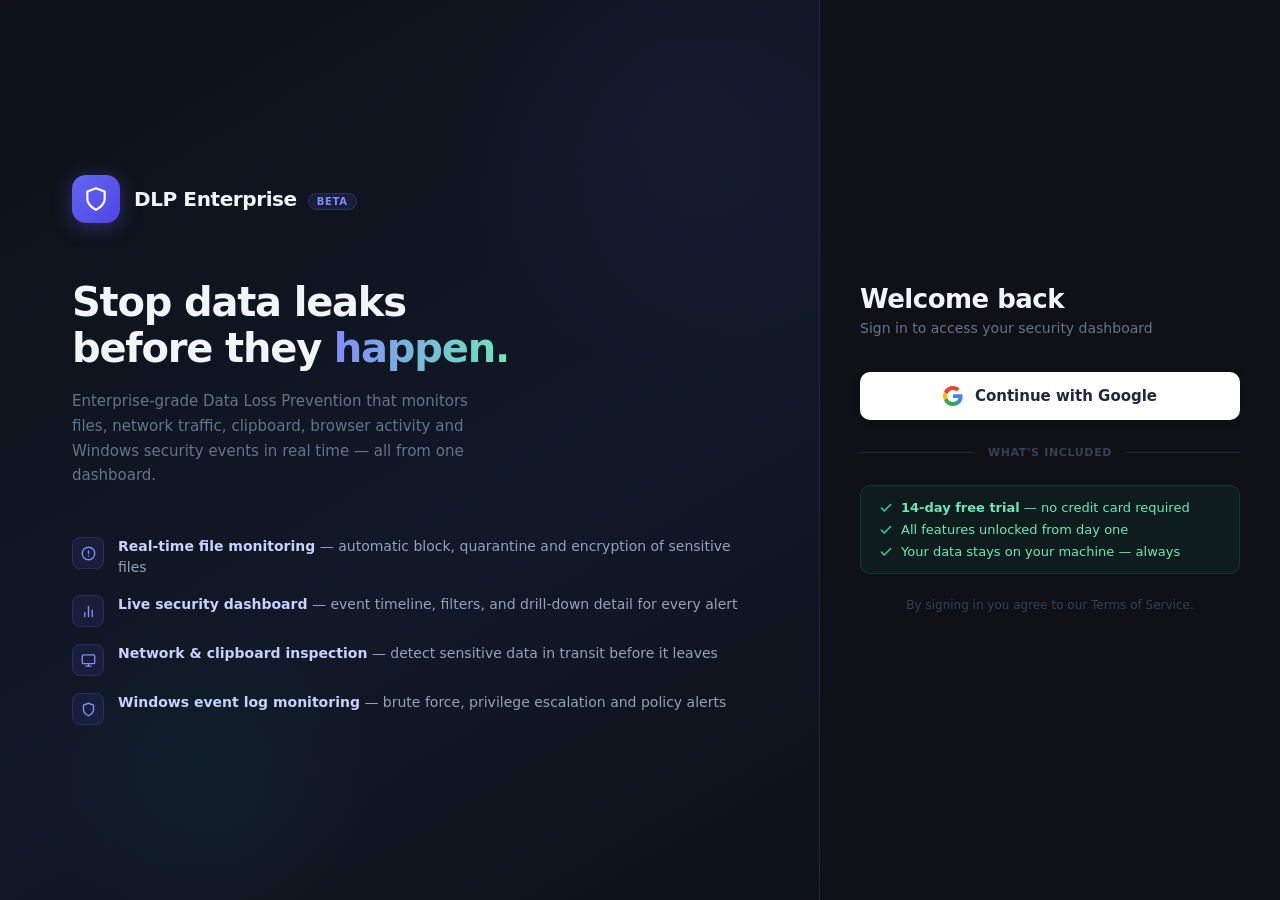
<file: frontend/login.html>
<!DOCTYPE html>
<html lang="en">
<head>
  <meta charset="UTF-8" />
  <meta name="viewport" content="width=device-width, initial-scale=1.0" />
  <title>DLP Enterprise — Sign In</title>
  <style>
    *, *::before, *::after { box-sizing: border-box; margin: 0; padding: 0; }

    body {
      font-family: -apple-system, BlinkMacSystemFont, 'Segoe UI', system-ui, sans-serif;
      background: #0d1117;
      color: #e2e8f0;
      min-height: 100vh;
      display: flex;
    }

    /* ── Left feature panel ──────────────────────────────── */
    .panel-left {
      flex: 1;
      background: linear-gradient(150deg, #0d1117 0%, #111827 60%, #0d1117 100%);
      display: flex;
      flex-direction: column;
      justify-content: center;
      padding: 64px 72px;
      border-right: 1px solid #1e2a3a;
      position: relative;
      overflow: hidden;
    }
    .panel-left::before {
      content: '';
      position: absolute;
      width: 500px; height: 500px;
      border-radius: 50%;
      background: radial-gradient(circle, rgba(99,102,241,0.07) 0%, transparent 70%);
      top: -120px; right: -120px;
      pointer-events: none;
    }
    .panel-left::after {
      content: '';
      position: absolute;
      width: 350px; height: 350px;
      border-radius: 50%;
      background: radial-gradient(circle, rgba(16,185,129,0.05) 0%, transparent 70%);
      bottom: -60px; left: 40px;
      pointer-events: none;
    }

    .brand {
      display: flex;
      align-items: center;
      gap: 14px;
      margin-bottom: 56px;
    }
    .brand-icon {
      width: 48px; height: 48px;
      background: linear-gradient(135deg, #6366f1 0%, #4f46e5 100%);
      border-radius: 14px;
      display: flex;
      align-items: center;
      justify-content: center;
      box-shadow: 0 4px 20px rgba(99,102,241,0.35);
    }
    .brand-icon svg { width: 26px; height: 26px; stroke: #fff; fill: none; stroke-width: 2; stroke-linecap: round; stroke-linejoin: round; }
    .brand-name {
      font-size: 20px;
      font-weight: 700;
      color: #f1f5f9;
      letter-spacing: -0.02em;
    }
    .brand-badge {
      font-size: 10px;
      font-weight: 600;
      letter-spacing: 0.06em;
      text-transform: uppercase;
      color: #818cf8;
      background: rgba(99,102,241,0.12);
      border: 1px solid rgba(99,102,241,0.25);
      border-radius: 20px;
      padding: 2px 8px;
      margin-left: 6px;
      vertical-align: middle;
    }

    .tagline {
      font-size: 40px;
      font-weight: 800;
      line-height: 1.15;
      letter-spacing: -0.03em;
      color: #f1f5f9;
      margin-bottom: 18px;
    }
    .tagline em {
      font-style: normal;
      background: linear-gradient(90deg, #818cf8, #6ee7b7);
      -webkit-background-clip: text;
      -webkit-text-fill-color: transparent;
      background-clip: text;
    }
    .subtext {
      font-size: 15px;
      line-height: 1.65;
      color: #64748b;
      max-width: 420px;
      margin-bottom: 48px;
    }

    .features { display: flex; flex-direction: column; gap: 16px; }
    .feat {
      display: flex;
      align-items: flex-start;
      gap: 14px;
    }
    .feat-icon {
      width: 32px; height: 32px;
      flex-shrink: 0;
      border-radius: 8px;
      background: rgba(99,102,241,0.1);
      border: 1px solid rgba(99,102,241,0.2);
      display: flex;
      align-items: center;
      justify-content: center;
      margin-top: 1px;
    }
    .feat-icon svg { width: 15px; height: 15px; stroke: #818cf8; fill: none; stroke-width: 2.2; stroke-linecap: round; stroke-linejoin: round; }
    .feat-body { font-size: 14px; color: #94a3b8; line-height: 1.5; }
    .feat-body strong { color: #c7d2fe; font-weight: 600; }

    /* ── Right login panel ───────────────────────────────── */
    .panel-right {
      width: 460px;
      flex-shrink: 0;
      display: flex;
      align-items: center;
      justify-content: center;
      padding: 48px 40px;
      background: #0f1117;
    }

    .login-card { width: 100%; max-width: 380px; }

    .login-title {
      font-size: 26px;
      font-weight: 700;
      color: #f1f5f9;
      letter-spacing: -0.02em;
      margin-bottom: 6px;
    }
    .login-sub {
      font-size: 14px;
      color: #64748b;
      margin-bottom: 36px;
    }

    .error-banner {
      display: none;
      background: rgba(239,68,68,0.1);
      border: 1px solid rgba(239,68,68,0.3);
      border-radius: 8px;
      padding: 11px 14px;
      font-size: 13px;
      color: #fca5a5;
      margin-bottom: 20px;
    }

    .btn-google {
      display: flex;
      align-items: center;
      justify-content: center;
      gap: 12px;
      width: 100%;
      padding: 14px 20px;
      background: #ffffff;
      border: none;
      border-radius: 10px;
      font-size: 15px;
      font-weight: 600;
      color: #1e293b;
      cursor: pointer;
      text-decoration: none;
      transition: background 0.15s, box-shadow 0.15s, transform 0.1s;
      box-shadow: 0 2px 8px rgba(0,0,0,0.2);
    }
    .btn-google:hover {
      background: #f8fafc;
      box-shadow: 0 6px 20px rgba(0,0,0,0.25);
      transform: translateY(-1px);
    }
    .btn-google:active { transform: translateY(0); }

    .divider {
      display: flex;
      align-items: center;
      gap: 14px;
      margin: 26px 0;
      font-size: 11px;
      font-weight: 600;
      text-transform: uppercase;
      letter-spacing: 0.06em;
      color: #334155;
    }
    .divider::before, .divider::after {
      content: '';
      flex: 1;
      height: 1px;
      background: #1e2a3a;
    }

    .trial-box {
      background: rgba(16,185,129,0.07);
      border: 1px solid rgba(16,185,129,0.18);
      border-radius: 10px;
      padding: 14px 18px;
      display: flex;
      flex-direction: column;
      gap: 7px;
    }
    .trial-row {
      display: flex;
      align-items: center;
      gap: 8px;
      font-size: 13px;
      color: #6ee7b7;
    }
    .trial-row svg { width: 14px; height: 14px; stroke: #34d399; fill: none; stroke-width: 2.5; stroke-linecap: round; stroke-linejoin: round; flex-shrink: 0; }

    .terms {
      margin-top: 22px;
      font-size: 12px;
      color: #334155;
      text-align: center;
      line-height: 1.6;
    }

    @media (max-width: 860px) {
      .panel-left { display: none; }
      .panel-right { width: 100%; min-height: 100vh; }
    }
  </style>
</head>
<body>

  <!-- ── Left: product features ── -->
  <div class="panel-left">
    <div class="brand">
      <div class="brand-icon">
        <svg viewBox="0 0 24 24"><path d="M12 22s8-4 8-10V5l-8-3-8 3v7c0 6 8 10 8 10z"/></svg>
      </div>
      <div>
        <span class="brand-name">DLP Enterprise</span>
        <span class="brand-badge">Beta</span>
      </div>
    </div>

    <h1 class="tagline">Stop data leaks<br>before they <em>happen.</em></h1>
    <p class="subtext">Enterprise-grade Data Loss Prevention that monitors files, network traffic, clipboard, browser activity and Windows security events in real time — all from one dashboard.</p>

    <div class="features">
      <div class="feat">
        <div class="feat-icon">
          <svg viewBox="0 0 24 24"><circle cx="12" cy="12" r="10"/><line x1="12" y1="8" x2="12" y2="12"/><line x1="12" y1="16" x2="12.01" y2="16"/></svg>
        </div>
        <div class="feat-body"><strong>Real-time file monitoring</strong> — automatic block, quarantine and encryption of sensitive files</div>
      </div>
      <div class="feat">
        <div class="feat-icon">
          <svg viewBox="0 0 24 24"><path d="M18 20V10"/><path d="M12 20V4"/><path d="M6 20v-6"/></svg>
        </div>
        <div class="feat-body"><strong>Live security dashboard</strong> — event timeline, filters, and drill-down detail for every alert</div>
      </div>
      <div class="feat">
        <div class="feat-icon">
          <svg viewBox="0 0 24 24"><rect x="2" y="3" width="20" height="14" rx="2"/><line x1="8" y1="21" x2="16" y2="21"/><line x1="12" y1="17" x2="12" y2="21"/></svg>
        </div>
        <div class="feat-body"><strong>Network &amp; clipboard inspection</strong> — detect sensitive data in transit before it leaves</div>
      </div>
      <div class="feat">
        <div class="feat-icon">
          <svg viewBox="0 0 24 24"><path d="M12 22s8-4 8-10V5l-8-3-8 3v7c0 6 8 10 8 10z"/></svg>
        </div>
        <div class="feat-body"><strong>Windows event log monitoring</strong> — brute force, privilege escalation and policy alerts</div>
      </div>
    </div>
  </div>

  <!-- ── Right: login card ── -->
  <div class="panel-right">
    <div class="login-card">
      <h2 class="login-title">Welcome back</h2>
      <p class="login-sub">Sign in to access your security dashboard</p>

      <div class="error-banner" id="error-banner">
        <span id="error-text"></span>
      </div>

      <a href="/auth/google" class="btn-google">
        <svg width="20" height="20" viewBox="0 0 18 18" xmlns="http://www.w3.org/2000/svg">
          <path d="M17.64 9.2c0-.637-.057-1.251-.164-1.84H9v3.481h4.844c-.209 1.125-.843 2.078-1.796 2.717v2.258h2.908c1.702-1.567 2.684-3.874 2.684-6.615z" fill="#4285F4"/>
          <path d="M9 18c2.43 0 4.467-.806 5.956-2.184l-2.908-2.258c-.806.54-1.837.86-3.048.86-2.344 0-4.328-1.584-5.036-3.711H.957v2.332A8.997 8.997 0 0 0 9 18z" fill="#34A853"/>
          <path d="M3.964 10.707A5.41 5.41 0 0 1 3.682 9c0-.593.102-1.17.282-1.707V4.961H.957A8.996 8.996 0 0 0 0 9c0 1.452.348 2.827.957 4.039l3.007-2.332z" fill="#FBBC05"/>
          <path d="M9 3.58c1.321 0 2.508.454 3.44 1.345l2.582-2.58C13.463.891 11.426 0 9 0A8.997 8.997 0 0 0 .957 4.961L3.964 7.293C4.672 5.163 6.656 3.58 9 3.58z" fill="#EA4335"/>
        </svg>
        Continue with Google
      </a>

      <div class="divider">what's included</div>

      <div class="trial-box">
        <div class="trial-row">
          <svg viewBox="0 0 24 24"><polyline points="20 6 9 17 4 12"/></svg>
          <span><strong>14-day free trial</strong> — no credit card required</span>
        </div>
        <div class="trial-row">
          <svg viewBox="0 0 24 24"><polyline points="20 6 9 17 4 12"/></svg>
          <span>All features unlocked from day one</span>
        </div>
        <div class="trial-row">
          <svg viewBox="0 0 24 24"><polyline points="20 6 9 17 4 12"/></svg>
          <span>Your data stays on your machine — always</span>
        </div>
      </div>

      <p class="terms">By signing in you agree to our Terms of Service.</p>
    </div>
  </div>

  <script>
    const params = new URLSearchParams(window.location.search);
    const error  = params.get('error');
    if (error) {
      const msgs = {
        oauth_not_configured: 'Google Sign-In is not yet configured on this server.',
        oauth_error:  'Authentication failed. Please try again.',
        no_email:     'Could not retrieve your email from Google.',
        access_denied: 'Sign-in was cancelled.',
      };
      document.getElementById('error-banner').style.display = 'block';
      document.getElementById('error-text').textContent = msgs[error] || 'An unexpected error occurred.';
    }
  </script>
</body>
</html>
</file>
